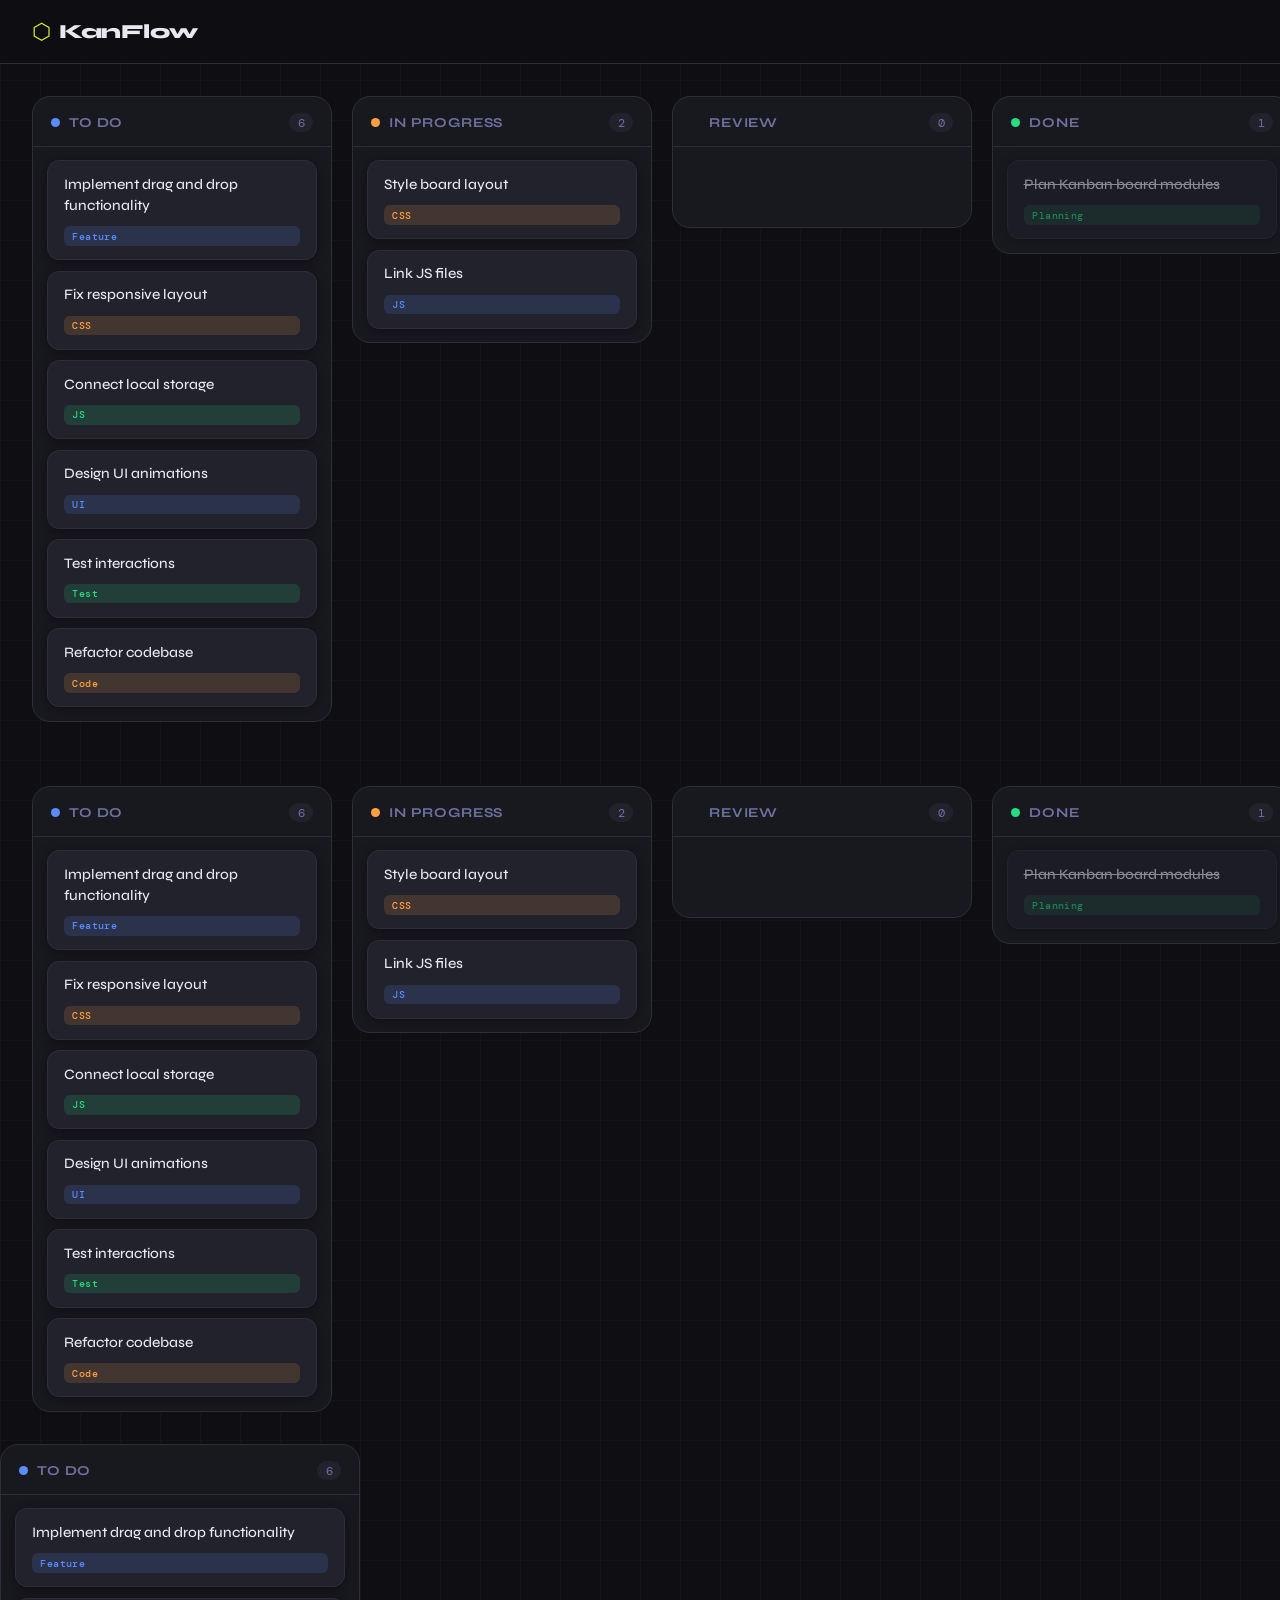
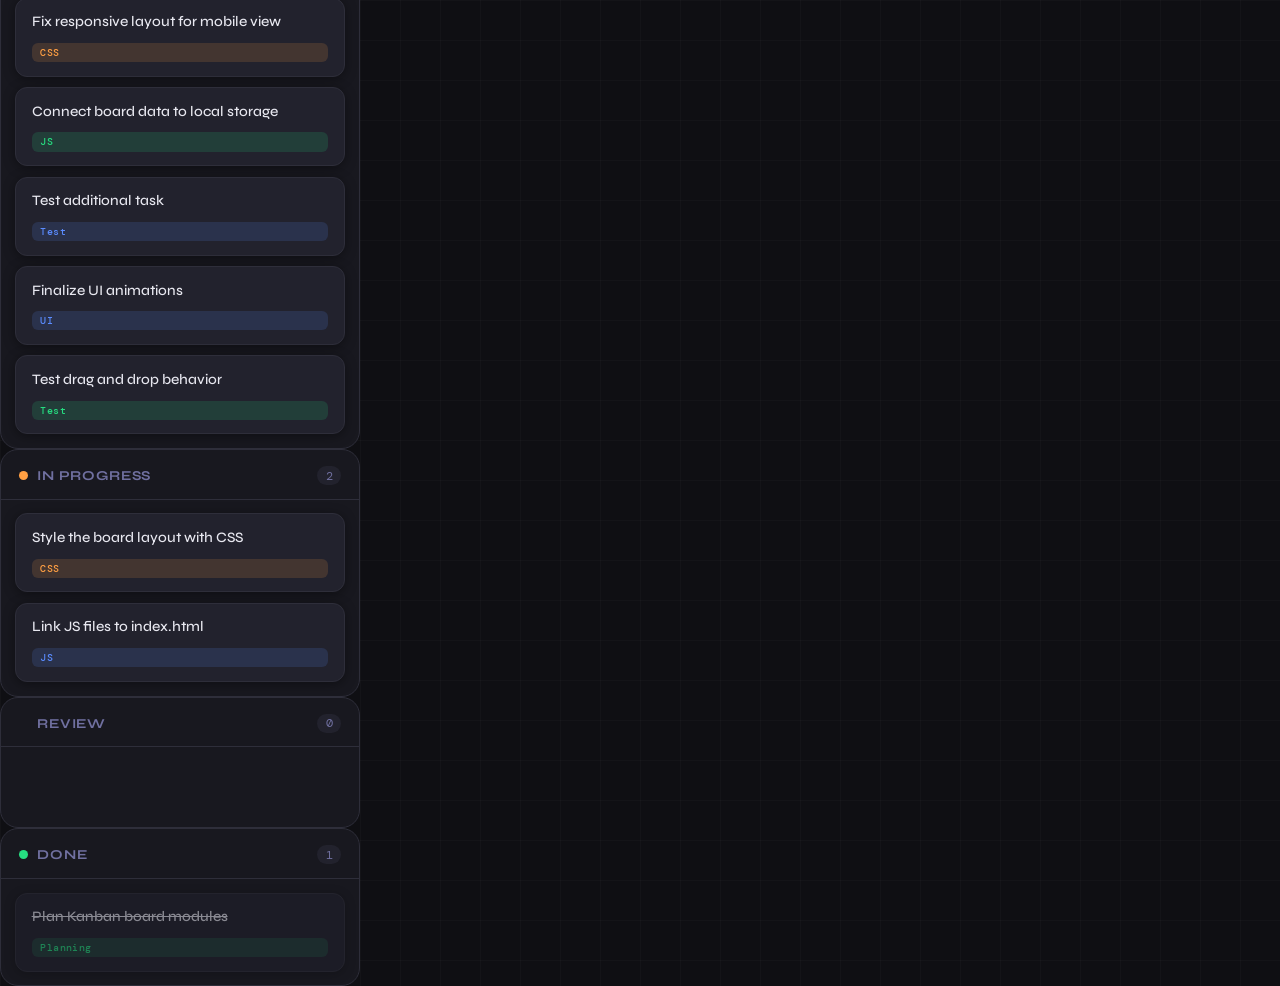
<file: index.html>
<!DOCTYPE html>
<html lang="en">
<head>
  <meta charset="UTF-8">
  <meta name="viewport" content="width=device-width, initial-scale=1.0">
  <title>KanFlow Board</title>

  <link rel="preconnect" href="https://fonts.googleapis.com">
  <link href="https://fonts.googleapis.com/css2?family=Syne:wght@400;600;700;800&family=DM+Mono:wght@400;500&display=swap" rel="stylesheet">

  <link rel="stylesheet" href="style.css">
</head>
<body>

  <!-- HEADER -->
  <header class="app-header">
    <div class="header-inner">
      <div class="logo">
        <span class="logo-icon">⬡</span>
        <h1>KanFlow</h1>
      </div>
    </div>
  </header>

  <!-- BOARD -->
  <main class="board" id="board">

    <!-- TO DO -->
    <section class="column" data-column="todo">
      <div class="column-header">
        <span class="column-dot dot-todo"></span>
        <h2 class="column-title">To Do</h2>
        <span class="column-count">6</span>
      </div>
      <div class="card-list" id="col-todo">
        <article class="card"><p class="card-title">Implement drag and drop functionality</p><span class="card-tag tag-blue">Feature</span></article>
        <article class="card"><p class="card-title">Fix responsive layout</p><span class="card-tag tag-yellow">CSS</span></article>
        <article class="card"><p class="card-title">Connect local storage</p><span class="card-tag tag-green">JS</span></article>
        <article class="card"><p class="card-title">Design UI animations</p><span class="card-tag tag-blue">UI</span></article>
        <article class="card"><p class="card-title">Test interactions</p><span class="card-tag tag-green">Test</span></article>
        <article class="card"><p class="card-title">Refactor codebase</p><span class="card-tag tag-yellow">Code</span></article>
      </div>
    </section>

    <!-- IN PROGRESS -->
    <section class="column" data-column="inprogress">
      <div class="column-header">
        <span class="column-dot dot-inprogress"></span>
        <h2 class="column-title">In Progress</h2>
        <span class="column-count">2</span>
      </div>
      <div class="card-list" id="col-inprogress">
        <article class="card"><p class="card-title">Style board layout</p><span class="card-tag tag-yellow">CSS</span></article>
        <article class="card"><p class="card-title">Link JS files</p><span class="card-tag tag-blue">JS</span></article>
      </div>
    </section>

    <!-- REVIEW -->
    <section class="column" data-column="review">
      <div class="column-header">
        <span class="column-dot dot-review"></span>
        <h2 class="column-title">Review</h2>
        <span class="column-count">0</span>
      </div>
      <div class="card-list" id="col-review"></div>
    </section>

    <!-- DONE -->
    <section class="column" data-column="done">
      <div class="column-header">
        <span class="column-dot dot-done"></span>
        <h2 class="column-title">Done</h2>
        <span class="column-count">1</span>
      </div>
      <div class="card-list" id="col-done">
        <article class="card card-done">
          <p class="card-title">Plan Kanban board modules</p>
          <span class="card-tag tag-green">Planning</span>
        </article>
      </div>
    </section>

  </main>

</body>
</html>
<main class="board" id="board">

  <!-- TO DO (6 cards) -->
  <section class="column" data-column="todo">
    <div class="column-header">
      <span class="column-dot dot-todo"></span>
      <h2 class="column-title">To Do</h2>
      <span class="column-count">6</span>
    </div>

    <div class="card-list" id="col-todo">
      <article class="card"><p class="card-title">Implement drag and drop functionality</p><span class="card-tag tag-blue">Feature</span></article>
      <article class="card"><p class="card-title">Fix responsive layout</p><span class="card-tag tag-yellow">CSS</span></article>
      <article class="card"><p class="card-title">Connect local storage</p><span class="card-tag tag-green">JS</span></article>
      <article class="card"><p class="card-title">Design UI animations</p><span class="card-tag tag-blue">UI</span></article>
      <article class="card"><p class="card-title">Test interactions</p><span class="card-tag tag-green">Test</span></article>
      <article class="card"><p class="card-title">Refactor codebase</p><span class="card-tag tag-yellow">Code</span></article>
    </div>
  </section>

  <!-- IN PROGRESS (2 cards) -->
  <section class="column" data-column="inprogress">
    <div class="column-header">
      <span class="column-dot dot-inprogress"></span>
      <h2 class="column-title">In Progress</h2>
      <span class="column-count">2</span>
    </div>

    <div class="card-list" id="col-inprogress">
      <article class="card"><p class="card-title">Style board layout</p><span class="card-tag tag-yellow">CSS</span></article>
      <article class="card"><p class="card-title">Link JS files</p><span class="card-tag tag-blue">JS</span></article>
    </div>
  </section>

  <!-- REVIEW (0 cards) -->
  <section class="column" data-column="review">
    <div class="column-header">
      <span class="column-dot dot-review"></span>
      <h2 class="column-title">Review</h2>
      <span class="column-count">0</span>
    </div>

    <div class="card-list" id="col-review"></div>
  </section>

  <!-- DONE (1 card) -->
  <section class="column" data-column="done">
    <div class="column-header">
      <span class="column-dot dot-done"></span>
      <h2 class="column-title">Done</h2>
      <span class="column-count">1</span>
    </div>

    <div class="card-list" id="col-done">
      <article class="card card-done">
        <p class="card-title">Plan Kanban board modules</p>
        <span class="card-tag tag-green">Planning</span>
      </article>
    </div>
  </section>

</main>

  <!-- COLUMN: To Do -->
  <section class="column" data-column="todo">
    <div class="column-header">
      <span class="column-dot dot-todo"></span>
      <h2 class="column-title">To Do</h2>
      <span class="column-count">6</span>
    </div>
    <div class="card-list" id="col-todo">

      <article class="card">
        <p class="card-title">Implement drag and drop functionality</p>
        <span class="card-tag tag-blue">Feature</span>
      </article>

      <article class="card">
        <p class="card-title">Fix responsive layout for mobile view</p>
        <span class="card-tag tag-yellow">CSS</span>
      </article>

      <article class="card">
        <p class="card-title">Connect board data to local storage</p>
        <span class="card-tag tag-green">JS</span>
      </article>

      <article class="card">
        <p class="card-title">Test additional task</p>
        <span class="card-tag tag-blue">Test</span>
      </article>

      <article class="card">
        <p class="card-title">Finalize UI animations</p>
        <span class="card-tag tag-blue">UI</span>
      </article>

      <article class="card">
        <p class="card-title">Test drag and drop behavior</p>
        <span class="card-tag tag-green">Test</span>
      </article>

    </div>
  </section>

  <!-- COLUMN: In Progress -->
  <section class="column" data-column="inprogress">
    <div class="column-header">
      <span class="column-dot dot-inprogress"></span>
      <h2 class="column-title">In Progress</h2>
      <span class="column-count">2</span>
    </div>
    <div class="card-list" id="col-inprogress">

      <article class="card">
        <p class="card-title">Style the board layout with CSS</p>
        <span class="card-tag tag-yellow">CSS</span>
      </article>

      <article class="card">
        <p class="card-title">Link JS files to index.html</p>
        <span class="card-tag tag-blue">JS</span>
      </article>

    </div>
  </section>

  <!-- COLUMN: Review -->
  <section class="column" data-column="review">
    <div class="column-header">
      <span class="column-dot dot-review"></span>
      <h2 class="column-title">Review</h2>
      <span class="column-count">0</span>
    </div>
    <div class="card-list" id="col-review"></div>
  </section>

  <!-- COLUMN: Done -->
  <section class="column" data-column="done">
    <div class="column-header">
      <span class="column-dot dot-done"></span>
      <h2 class="column-title">Done</h2>
      <span class="column-count">1</span>
    </div>
    <div class="card-list" id="col-done">

      <article class="card card-done">
        <p class="card-title">Plan Kanban board modules</p>
        <span class="card-tag tag-green">Planning</span>
      </article>

    </div>
  </section>

</main>
</file>
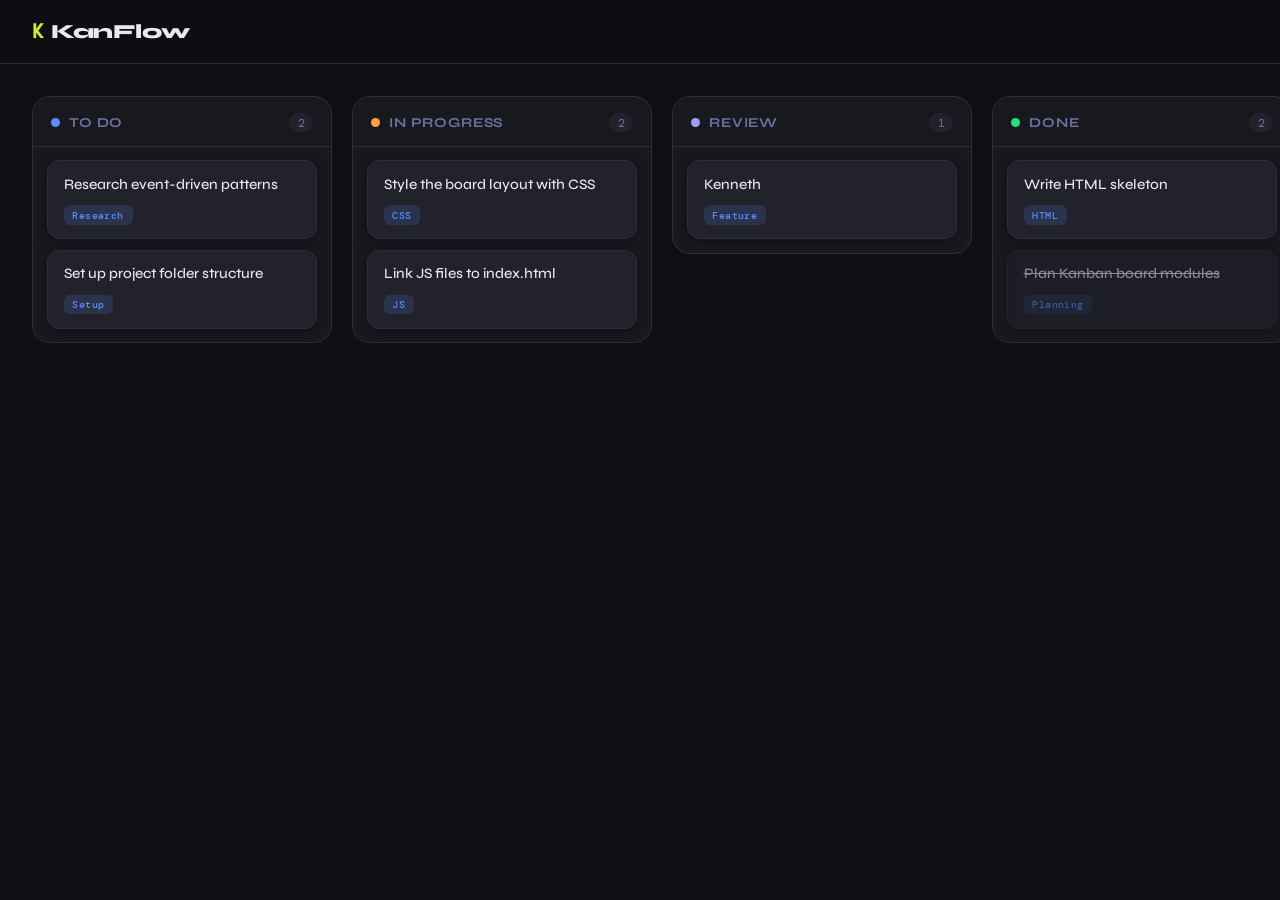
<file: module-2/index.html>
<!DOCTYPE html>
<html lang="en">
<head>
  <meta charset="UTF-8" />
  <meta name="viewport" content="width=device-width, initial-scale=1.0"/>
  <title>KanFlow Board</title>
  <link rel="preconnect" href="https://fonts.googleapis.com">
  <link href="https://fonts.googleapis.com/css2?family=Syne:wght@400;600;700;800&family=DM+Mono:wght@400;500&display=swap" rel="stylesheet">
  <link rel="stylesheet" href="style.css" />
</head>
<body>

  <header class="app-header">
    <div class="header-inner">
      <div class="logo">
        <span class="logo-icon">K</span>
        <h1>KanFlow</h1>
      </div>
    </div>
  </header>

  <!--
    NOTICE: The board is now empty in HTML.
    Cards and columns are rendered by JavaScript in board.js.
    Open js/board.js and follow the lesson guide to build renderBoard().
  -->
  <main class="board" id="board">
    <!-- Rendered by JavaScript -->
  </main>

  <script src="js/data.js"></script>
  <script src="js/board.js"></script>
  <script src="js/main.js"></script>
</body>
</html>
</file>
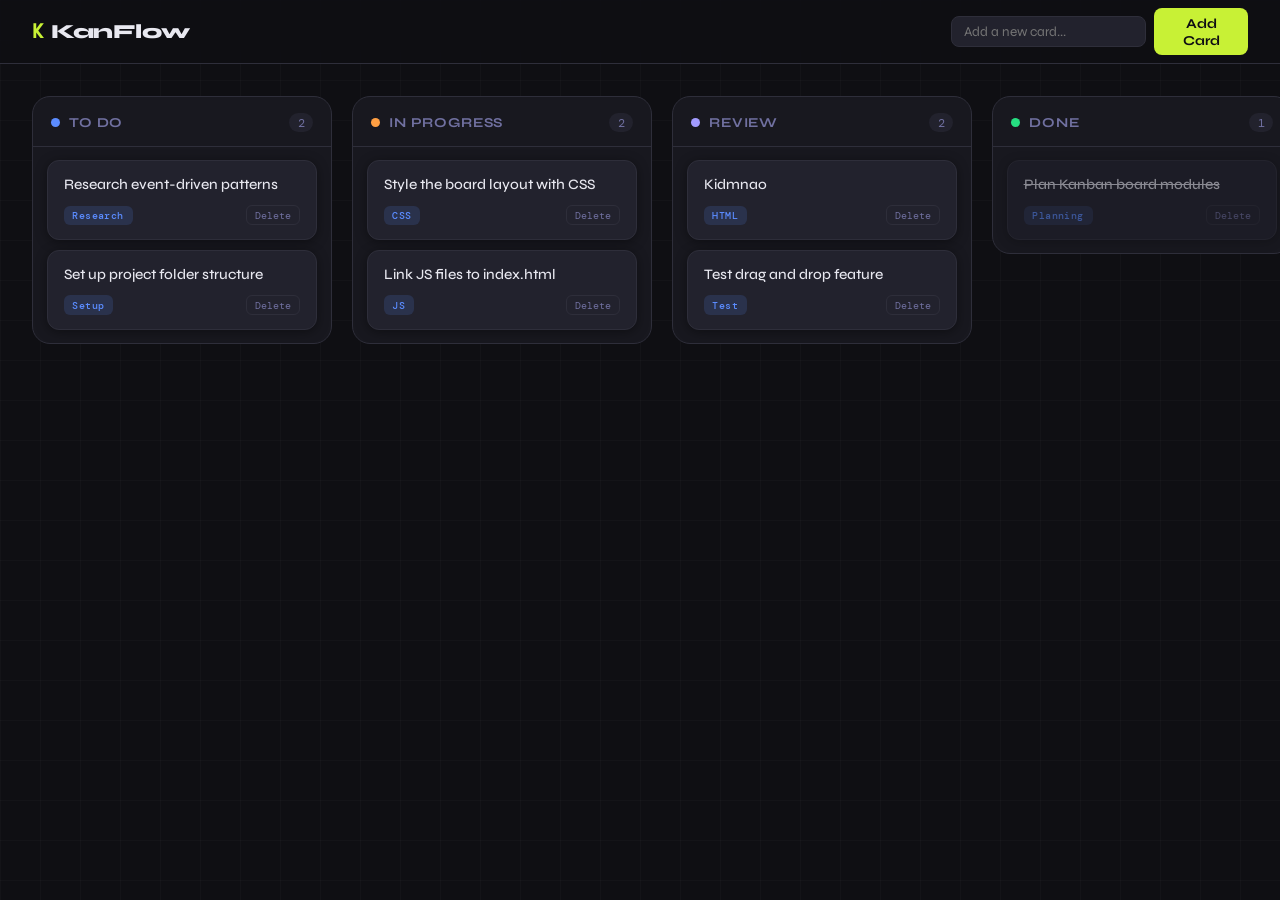
<file: module-3/index.html>
<!DOCTYPE html>
<html lang="en">
<head>
  <meta charset="UTF-8" />
  <meta name="viewport" content="width=device-width, initial-scale=1.0"/>
  <title>KanFlow Board</title>
  <link rel="preconnect" href="https://fonts.googleapis.com">
  <link href="https://fonts.googleapis.com/css2?family=Syne:wght@400;600;700;800&family=DM+Mono:wght@400;500&display=swap" rel="stylesheet">
  <link rel="stylesheet" href="style.css" />
</head>
<body>

  <header class="app-header">
    <div class="header-inner">
      <div class="logo">
        <span class="logo-icon">K</span>
        <h1>KanFlow</h1>
      </div>
    </div>

    <div class="add-card-form">
<input
type="text"
id="card-input"
class="card-input"
placeholder="Add a new card..."
/>
<button id="add-card-btn" class="add-card-btn">Add Card</button>
</div>
</div>

  </header>

  <!--
    NOTICE: The board is now empty in HTML.
    Cards and columns are rendered by JavaScript in board.js.
    Open js/board.js and follow the lesson guide to build renderBoard().
  -->
  <main class="board" id="board">
    <!-- Rendered by JavaScript -->
  </main>

  <script src="js/data.js"></script>
  <script src="js/board.js"></script>
  <script src="js/cards.js"></script>
  <script src="js/main.js"></script>
</body>
</html>
</file>
<file: style.css>
/* =============================================
   KANFLOW — MODULE 1 STARTER CSS
   ============================================= */

:root {
  --bg:             #0f0f13;
  --surface:        #18181f;
  --surface-2:      #22222d;
  --border:         #2e2e3a;
  --text:           #e8e8f0;
  --text-muted:     #7070a0;
  --accent:         #c8f135;   /* ← Try changing this color! */
  --col-todo:       #5b8cff;
  --col-inprogress: #ff9f43;
  --col-done:       #26de81;
  --tag-blue:       rgba(91,140,255,0.15);
  --tag-green:      rgba(38,222,129,0.15);
  --tag-yellow:     rgba(255,159,67,0.15);
  --font-display:   'Syne', sans-serif;
  --font-mono:      'DM Mono', monospace;
  --radius-md:      12px;
  --radius-lg:      18px;
}

*, *::before, *::after { box-sizing: border-box; margin: 0; padding: 0; }

body {
  background-color: var(--bg);
  color: var(--text);
  font-family: var(--font-display);
  min-height: 100vh;
  display: flex;
  flex-direction: column;
  background-image:
    linear-gradient(rgba(255,255,255,0.02) 1px, transparent 1px),
    linear-gradient(90deg, rgba(255,255,255,0.02) 1px, transparent 1px);
  background-size: 40px 40px;
}

/* HEADER */
.app-header {
  border-bottom: 1px solid var(--border);
  padding: 0 2rem;
  height: 64px;
  display: flex;
  align-items: center;
  background: rgba(15,15,19,0.85);
  backdrop-filter: blur(12px);
  position: sticky;
  top: 0;
  z-index: 100;
}
.header-inner { width: 100%; display: flex; align-items: center; }
.logo         { display: flex; align-items: center; gap: 0.5rem; }
.logo-icon    { font-size: 1.4rem; color: var(--accent); }
.logo h1      { font-size: 1.25rem; font-weight: 800; letter-spacing: -0.02em; }

/* BOARD — Flexbox places columns side by side */
.board {
  display: flex;
  flex-direction: row;
  gap: 1.25rem;
  padding: 2rem;
  flex: 1;
  align-items: flex-start;
  overflow-x: auto;
}

/* COLUMN */
.column {
  background: var(--surface);
  border: 1px solid var(--border);
  border-radius: var(--radius-lg);
  min-width: 300px;
  flex: 1;
  max-width: 360px;
  display: flex;
  flex-direction: column;
  overflow: hidden;
}
.column-header {
  display: flex;
  align-items: center;
  gap: 0.6rem;
  padding: 1rem 1.1rem 0.85rem;
  border-bottom: 1px solid var(--border);
}
.column-dot     { width: 9px; height: 9px; border-radius: 50%; flex-shrink: 0; }
.dot-todo       { background: var(--col-todo); }
.dot-inprogress { background: var(--col-inprogress); }
.dot-done       { background: var(--col-done); }
.column-title {
  font-size: 0.85rem; font-weight: 700;
  letter-spacing: 0.06em; text-transform: uppercase;
  color: var(--text-muted); flex: 1;
}
.column-count {
  font-family: var(--font-mono); font-size: 0.75rem;
  color: var(--text-muted); background: var(--surface-2);
  border-radius: 999px; padding: 0.1rem 0.55rem;
}

/* CARD LIST */
.card-list {
  padding: 0.85rem;
  display: flex;
  flex-direction: column;
  gap: 0.65rem;
  min-height: 80px;
}

/* CARD */
.card {
  background: var(--surface-2);
  border: 1px solid var(--border);
  border-radius: var(--radius-md);
  padding: 0.85rem 1rem;
  cursor: grab;
  display: flex;
  flex-direction: column;
  gap: 0.6rem;
  box-shadow: 0 2px 12px rgba(0,0,0,0.4);
  transition: transform 0.15s ease, box-shadow 0.15s ease;
}
.card:hover    { transform: translateY(-2px); box-shadow: 0 6px 20px rgba(0,0,0,0.5); }
.card-done     { opacity: 0.55; }
.card-done .card-title { text-decoration: line-through; }
.card-title    { font-size: 0.9rem; font-weight: 500; line-height: 1.45; }
.card-footer   { display: flex; align-items: center; gap: 0.4rem; }

/* TAGS */
.card-tag {
  font-family: var(--font-mono); font-size: 0.65rem;
  font-weight: 500; padding: 0.2rem 0.55rem;
  border-radius: 6px; letter-spacing: 0.04em;
}
.tag-blue   { background: var(--tag-blue);   color: #5b8cff; }
.tag-green  { background: var(--tag-green);  color: #26de81; }
.tag-yellow { background: var(--tag-yellow); color: #ff9f43; }

/* RESPONSIVE */
@media (max-width: 768px) {
  .board  { flex-direction: column; padding: 1rem; }
  .column { min-width: unset; max-width: unset; width: 100%; }
}
</file>
<file: module-2/style.css>
/* =============================================
   KANFLOW - MODULE 2 STARTER CSS
   ============================================= */

:root {
  --bg:             #0f0f13;
  --surface:        #18181f;
  --surface-2:      #22222d;
  --border:         #2e2e3a;
  --text:           #e8e8f0;
  --text-muted:     #7070a0;
  --accent:         #c8f135;
  --col-todo:       #5b8cff;
  --col-inprogress: #ff9f43;
  --col-review:     #a29bfe;
  --col-done:       #26de81;
  --tag-blue:       rgba(91,140,255,0.15);
  --tag-green:      rgba(38,222,129,0.15);
  --tag-yellow:     rgba(255,159,67,0.15);
  --tag-purple:     rgba(162,155,254,0.15);
  --font-display:   'Syne', sans-serif;
  --font-mono:      'DM Mono', monospace;
  --radius-md:      12px;
  --radius-lg:      18px;
}

*, *::before, *::after { box-sizing: border-box; margin: 0; padding: 0; }

body {
  background-color: var(--bg);
  color: var(--text);
  font-family: var(--font-display);
  min-height: 100vh;
  display: flex;
  flex-direction: column;
  background-image:
    linear-gradient(rgba(255,255,255,0.02) 1px, transparent 1px),
    linear-gradient(90deg, rgba(255,255,255,0.02) 1px, transparent 1px);
  background-size: 40px 40px;
}

/* HEADER */
.app-header {
  border-bottom: 1px solid var(--border);
  padding: 0 2rem;
  height: 64px;
  display: flex;
  align-items: center;
  background: rgba(15,15,19,0.85);
  backdrop-filter: blur(12px);
  position: sticky;
  top: 0;
  z-index: 100;
}
.header-inner { width: 100%; display: flex; align-items: center; }
.logo         { display: flex; align-items: center; gap: 0.5rem; }
.logo-icon    { font-size: 1.2rem; font-weight: 800; color: var(--accent); font-family: var(--font-mono); }
.logo h1      { font-size: 1.25rem; font-weight: 800; letter-spacing: -0.02em; }

/* BOARD */
.board {
  display: flex;
  flex-direction: row;
  gap: 1.25rem;
  padding: 2rem;
  flex: 1;
  align-items: flex-start;
  overflow-x: auto;
}

/* COLUMN */
.column {
  background: var(--surface);
  border: 1px solid var(--border);
  border-radius: var(--radius-lg);
  min-width: 300px;
  flex: 1;
  max-width: 360px;
  display: flex;
  flex-direction: column;
  overflow: hidden;
}
.column-header {
  display: flex;
  align-items: center;
  gap: 0.6rem;
  padding: 1rem 1.1rem 0.85rem;
  border-bottom: 1px solid var(--border);
}

/* ✅ DOT STYLES */
.column-dot     { width: 9px; height: 9px; border-radius: 50%; flex-shrink: 0; }
.dot-todo       { background: var(--col-todo); }
.dot-inprogress { background: var(--col-inprogress); }
.dot-review     { background: var(--col-review); }
.dot-done       { background: var(--col-done); }
.dot-blocked    { background: #ff4d4f; } /* ✅ NEW COLUMN */

.column-title {
  font-size: 0.85rem;
  font-weight: 700;
  letter-spacing: 0.06em;
  text-transform: uppercase;
  color: var(--text-muted);
  flex: 1;
}

.column-count {
  font-family: var(--font-mono);
  font-size: 0.75rem;
  color: var(--text-muted);
  background: var(--surface-2);
  border-radius: 999px;
  padding: 0.1rem 0.55rem;
}

/* CARD LIST */
.card-list {
  padding: 0.85rem;
  display: flex;
  flex-direction: column;
  gap: 0.65rem;
  min-height: 80px;
}

/* CARD */
.card {
  background: var(--surface-2);
  border: 1px solid var(--border);
  border-radius: var(--radius-md);
  padding: 0.85rem 1rem;
  cursor: grab;
  display: flex;
  flex-direction: column;
  gap: 0.6rem;
  box-shadow: 0 2px 12px rgba(0,0,0,0.4);
  transition: transform 0.15s ease, box-shadow 0.15s ease;
}
.card:hover {
  transform: translateY(-2px);
  box-shadow: 0 6px 20px rgba(0,0,0,0.5);
}

.card-done {
  opacity: 0.55;
}

.card-done .card-title {
  text-decoration: line-through;
}

.card-title {
  font-size: 0.9rem;
  font-weight: 500;
  line-height: 1.45;
}

.card-footer {
  display: flex;
  align-items: center;
  gap: 0.4rem;
}

/* TAGS */
.card-tag {
  font-family: var(--font-mono);
  font-size: 0.65rem;
  font-weight: 500;
  padding: 0.2rem 0.55rem;
  border-radius: 6px;
  letter-spacing: 0.04em;
}

.tag-blue   { background: var(--tag-blue);   color: #5b8cff; }
.tag-green  { background: var(--tag-green);  color: #26de81; }
.tag-yellow { background: var(--tag-yellow); color: #ff9f43; }
.tag-purple { background: var(--tag-purple); color: #a29bfe; }

/* RESPONSIVE */
@media (max-width: 768px) {
  .board  { flex-direction: column; padding: 1rem; }
  .column { min-width: unset; max-width: unset; width: 100%; }
}
</file>
<file: module-3/style.css>
/* =============================================
   KANFLOW - MODULE 2 STARTER CSS
   ============================================= */

:root {
  --bg:             #0f0f13;
  --surface:        #18181f;
  --surface-2:      #22222d;
  --border:         #2e2e3a;
  --text:           #e8e8f0;
  --text-muted:     #7070a0;
  --accent:         #c8f135;
  --col-todo:       #5b8cff;
  --col-inprogress: #ff9f43;
  --col-review:     #a29bfe;
  --col-done:       #26de81;
  --tag-blue:       rgba(91,140,255,0.15);
  --tag-green:      rgba(38,222,129,0.15);
  --tag-yellow:     rgba(255,159,67,0.15);
  --tag-purple:     rgba(162,155,254,0.15);
  --font-display:   'Syne', sans-serif;
  --font-mono:      'DM Mono', monospace;
  --radius-md:      12px;
  --radius-lg:      18px;
}

*, *::before, *::after { box-sizing: border-box; margin: 0; padding: 0; }

body {
  background-color: var(--bg);
  color: var(--text);
  font-family: var(--font-display);
  min-height: 100vh;
  display: flex;
  flex-direction: column;
  background-image:
    linear-gradient(rgba(255,255,255,0.02) 1px, transparent 1px),
    linear-gradient(90deg, rgba(255,255,255,0.02) 1px, transparent 1px);
  background-size: 40px 40px;
}

/* HEADER */
.app-header {
  border-bottom: 1px solid var(--border);
  padding: 0 2rem;
  height: 64px;
  display: flex;
  align-items: center;
  background: rgba(15,15,19,0.85);
  backdrop-filter: blur(12px);
  position: sticky;
  top: 0;
  z-index: 100;
}
.header-inner { width: 100%; display: flex; align-items: center; }
.logo         { display: flex; align-items: center; gap: 0.5rem; }
.logo-icon    { font-size: 1.2rem; font-weight: 800; color: var(--accent); font-family: var(--font-mono); }
.logo h1      { font-size: 1.25rem; font-weight: 800; letter-spacing: -0.02em; }

/* BOARD */
.board {
  display: flex;
  flex-direction: row;
  gap: 1.25rem;
  padding: 2rem;
  flex: 1;
  align-items: flex-start;
  overflow-x: auto;
}

/* COLUMN */
.column {
  background: var(--surface);
  border: 1px solid var(--border);
  border-radius: var(--radius-lg);
  min-width: 300px;
  flex: 1;
  max-width: 360px;
  display: flex;
  flex-direction: column;
  overflow: hidden;
}
.column-header {
  display: flex;
  align-items: center;
  gap: 0.6rem;
  padding: 1rem 1.1rem 0.85rem;
  border-bottom: 1px solid var(--border);
}
.column-dot     { width: 9px; height: 9px; border-radius: 50%; flex-shrink: 0; }
.dot-todo       { background: var(--col-todo); }
.dot-inprogress { background: var(--col-inprogress); }
.dot-review     { background: var(--col-review); }
.dot-done       { background: var(--col-done); }
.column-title {
  font-size: 0.85rem; font-weight: 700;
  letter-spacing: 0.06em; text-transform: uppercase;
  color: var(--text-muted); flex: 1;
}
.column-count {
  font-family: var(--font-mono); font-size: 0.75rem;
  color: var(--text-muted); background: var(--surface-2);
  border-radius: 999px; padding: 0.1rem 0.55rem;
}

/* CARD LIST */
.card-list {
  padding: 0.85rem;
  display: flex;
  flex-direction: column;
  gap: 0.65rem;
  min-height: 80px;
}

/* CARD */
.card {
  background: var(--surface-2);
  border: 1px solid var(--border);
  border-radius: var(--radius-md);
  padding: 0.85rem 1rem;
  cursor: grab;
  display: flex;
  flex-direction: column;
  gap: 0.6rem;
  box-shadow: 0 2px 12px rgba(0,0,0,0.4);
  transition: transform 0.15s ease, box-shadow 0.15s ease;
}
.card:hover    { transform: translateY(-2px); box-shadow: 0 6px 20px rgba(0,0,0,0.5); }
.card-done     { opacity: 0.55; }
.card-done .card-title { text-decoration: line-through; }
.card-title    { font-size: 0.9rem; font-weight: 500; line-height: 1.45; }
.card-footer   { display: flex; align-items: center; gap: 0.4rem; }

/* TAGS */
.card-tag {
  font-family: var(--font-mono); font-size: 0.65rem;
  font-weight: 500; padding: 0.2rem 0.55rem;
  border-radius: 6px; letter-spacing: 0.04em;
}
.tag-blue   { background: var(--tag-blue);   color: #5b8cff; }
.tag-green  { background: var(--tag-green);  color: #26de81; }
.tag-yellow { background: var(--tag-yellow); color: #ff9f43; }
.tag-purple { background: var(--tag-purple); color: #a29bfe; }

/* RESPONSIVE */
@media (max-width: 768px) {
  .board  { flex-direction: column; padding: 1rem; }
  .column { min-width: unset; max-width: unset; width: 100%; }
}
.add-card-form {
display: flex;
gap: 0.5rem;
align-items: center;
}
.card-input {
background: var(--surface-2);
border: 1px solid var(--border);
border-radius: 8px;
padding: 0.4rem 0.75rem;
color: var(--text);
font-family: var(--font-display);
font-size: 0.85rem;
width: 220px;
outline: none;
}
.card-input:focus {
border-color: var(--accent);
}
.add-card-btn {
background: var(--accent);
color: #0f0f13;
border: none;
border-radius: 8px;
padding: 0.4rem 1rem;
font-family: var(--font-display);
font-weight: 700;
font-size: 0.85rem;
cursor: pointer;
}
.add-card-btn:hover {
opacity: 0.85;
}
.delete-btn {
margin-left: auto;
background: transparent;
border: 1px solid var(--border);
border-radius: 6px;
color: var(--text-muted);
font-size: 0.65rem;
padding: 0.15rem 0.5rem;
cursor: pointer;
font-family: var(--font-mono);
transition: border-color 0.15s, color 0.15s;
}
.delete-btn:hover {
border-color: var(--col-todo);
color: var(--col-todo);
}
</file>
